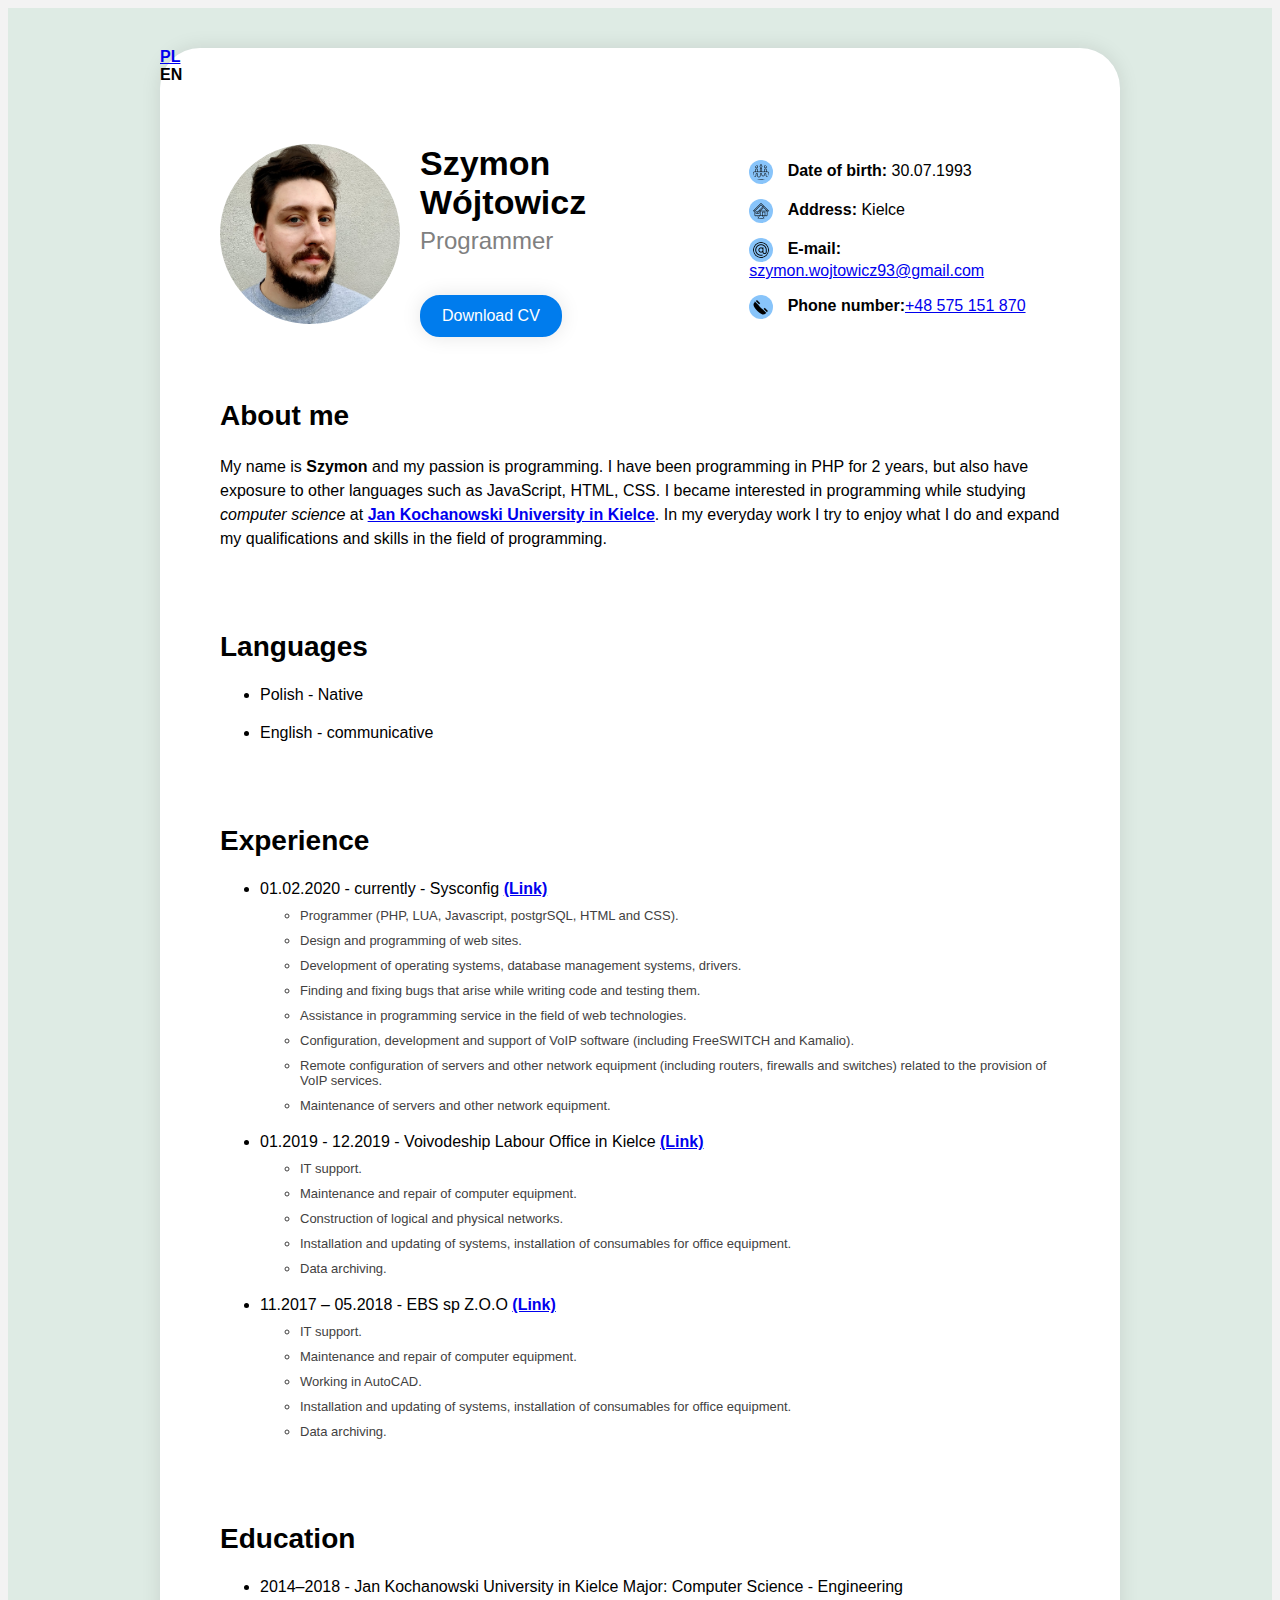
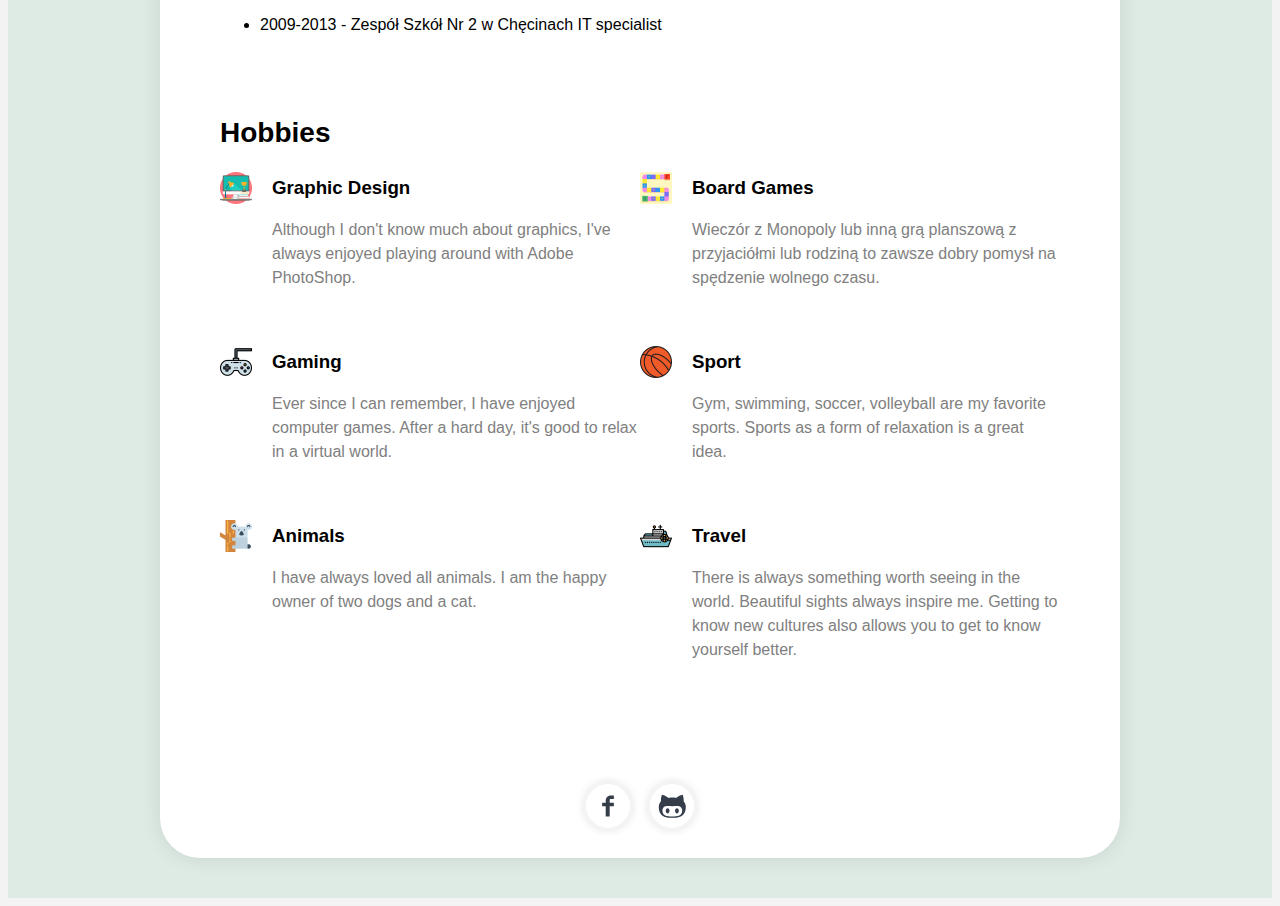
<file: index.html>
<!DOCTYPE html>
<html>
  <head>
    <title>Szymon Wójtowicz - Curriculum vitae</title>
    <link href="main.css" rel="stylesheet" />
    <link href="socialmedia.css" rel="stylesheet" />
  </head>
  <body>

    <div class="container">
		<div class="language_container">
		<div class="language"><a href="cv_pl.html"><b>PL</b></a> 
		</div>
		<div class="language_activ"> <b>EN</b> 
		</div>
	</div>
      <header>
        <img
          src="cv1.jpg"
          alt="Zdjęcie profilowe"
          class="circle profile-picture"
        />
        <div class="header-center-element">
          <h1>Szymon Wójtowicz</h1>
          <span class="big-font-size">Programmer</span>
          <div>
            <a class="download-cv-link" href="https://gofile.io/d/6QOKaU" target="_blank">Download CV</a>
          </div>
        </div>

        <address>
          <ul>
            <li class="address-line-item">              
			<img
                src="./img/cake.png"
                class="address-line-item-icon circle"
                aria-hidden="true"
              />
			<b>Date of birth:</b>
              30.07.1993
            </li>
            <li class="address-line-item">              
			<img
                src="./img/home.png"
                class="address-line-item-icon circle"
                aria-hidden="true"
              />
			<b>Address:</b>
              Kielce
            </li>
            <li class="address-line-item">              
			<img
                src="./img/email.png"
                class="address-line-item-icon circle"
                aria-hidden="true"
              />
			<b>E-mail:</b>
              <a href="mailto:szymon.wojtowicz93@gmail.com">szymon.wojtowicz93@gmail.com</a>
            </li>
			<li class="address-line-item">			<img
                src="./img/phone.png"
                class="address-line-item-icon circle"
                aria-hidden="true"
              />
			<b>Phone number:</b
              ><a href="phoneto:+48575151870">+48 575 151 870</a>
            </li>

          </ul>
        </address>
      </header>
      <main>
        <section>
          <h2>About me</h2>
          <p>
            My name is <b>Szymon</b> and my passion is programming.
            I have been programming in PHP for 2 years, but also have exposure to other languages such as JavaScript, HTML, CSS.
			I became interested in programming while studying <i>computer science</i> at <a href="https://ujk.edu.pl/"><b>Jan Kochanowski University in Kielce</b></a>.
            In my everyday work I try to enjoy what I do and expand my qualifications and skills in the field of programming.
          </p>
        </section>
        <section>
          <h2>Languages</h2>
          <ul>
            <li>Polish - Native</li>
            <li>English - communicative</li>
          </ul>
        </section>
        <section>
          <h2>Experience</h2>
          <ul>
            <li>
              01.02.2020 - currently - Sysconfig <a href="https://www.sysconfig.cloud/" target="_blank"><b>(Link)</b></a> 
			  <br/>
				<ul class="info_work">
					<li>
						Programmer (PHP, LUA, Javascript, postgrSQL, HTML and CSS).
					</li>
					<li>
						Design and programming of web sites.
					</li>
					<li>
						Development of operating systems, database management systems, drivers.
					</li>
					<li>
						Finding and fixing bugs that arise while writing code and testing them.
					</li>
					<li>
						Assistance in programming service in the field of web technologies.
					</li>
					<li>
						Configuration, development and support of VoIP software (including FreeSWITCH and Kamalio).
					</li>
					<li>
						Remote configuration of servers and other network equipment (including routers, firewalls and switches) related to the provision of VoIP services.
					</li>
					<li>
						Maintenance of servers and other network equipment.
					</li>
				</ul>	
            </li>
            <li>
				01.2019 - 12.2019 - Voivodeship Labour Office in Kielce  <a href="https://wupkielce.praca.gov.pl/" target="_blank"><b>(Link)</b></a> 
				<ul class="info_work">
					<li>
						IT support.
					</li>
					<li>
						Maintenance and repair of computer equipment.
					</li>
					<li>
						Construction of logical and physical networks.
					</li>
					<li>
						Installation and updating of systems, installation of consumables for office equipment.
					</li>
					<li>
						Data archiving.
					</li>
				</ul>
            </li>
            <li>
				11.2017 – 05.2018  - EBS sp Z.O.O <a href="https://ebs-kielce.pl/" target="_blank"><b>(Link)</b></a> 
				<ul class="info_work">
					<li>
						IT support.
					</li>
					<li>
						Maintenance and repair of computer equipment.
					</li>
					<li>
						Working in AutoCAD.
					</li>
					<li>
						Installation and updating of systems, installation of consumables for office equipment.
					</li>
					<li>
						Data archiving.
					</li>
				</ul>
            </li>			
          </ul>
        </section>
        <section>
          <h2>Education</h2>
          <ul>
            <li>
				2014–2018 - Jan Kochanowski University in Kielce
				Major: Computer Science - Engineering
            </li>
            <li>
				2009-2013 - Zespół Szkół Nr 2 w Chęcinach
				IT specialist
            </li>
          </ul>
        </section>
        <section>
          <h2>Hobbies</h2>
         <ul class="hobbies">
            <li class="hobby">
              <img src="./img/graphic.png" aria-hidden="true" />
              <div>
                <h3>Graphic Design</h3>
                <p>
                  Although I don't know much about graphics, I've always enjoyed playing around with Adobe PhotoShop.
                </p>
              </div>
            </li>
            <li class="hobby">
              <img src="./img/boardgame.png" aria-hidden="true" />
              <div>
                <h3>Board Games</h3>
                <p> 
				Wieczór z Monopoly lub inną grą planszową z przyjaciółmi lub rodziną to zawsze dobry pomysł na spędzenie wolnego czasu.
                </p>
              </div>
            </li>
            <li class="hobby">
              <img src="./img/games.png" aria-hidden="true" />
              <div>
                <h3>Gaming</h3>
                <p>
                  Ever since I can remember, I have enjoyed computer games.
				  After a hard day, it's good to relax in a virtual world.
                </p>
              </div>
            </li>
            <li class="hobby">
              <img src="./img/sport.png" aria-hidden="true" />
              <div>
                <h3>Sport</h3>
                <p>
                  Gym, swimming, soccer, volleyball are my favorite sports.
				  Sports as a form of relaxation is a great idea.
                </p>
              </div>
            </li>
            <li class="hobby">
              <img src="./img/animal.png" aria-hidden="true" />
              <div>
                <h3>Animals</h3>
                <p>
				  I have always loved all animals.
                  I am the happy owner of two dogs and a cat.
                </p>
              </div>
            </li>
            <li class="hobby">
              <img src="./img/travel.png" aria-hidden="true" />
              <div>
                <h3>Travel</h3>
                <p>
                  There is always something worth seeing in the world.
				  Beautiful sights always inspire me. Getting to know new cultures also allows you to get to know yourself better.
                </p>
              </div>
            </li>
          </ul>
        </section>
		<section>
			<div class = "footer_socials">
				<svg class="svg--source" width="0" height="0" aria-hidden="true">
				  <symbol id="svg--facebook" viewbox="0 -7 16 30">
					<path d="M12 3.303h-2.285c-0.27 0-0.572 0.355-0.572 0.831v1.65h2.857v2.352h-2.857v7.064h-2.698v-7.063h-2.446v-2.353h2.446v-1.384c0-1.985 1.378-3.6 3.269-3.6h2.286v2.503z" />
				  </symbol>

				  <symbol id="svg--github" viewbox="-30 -30 150 150">
					<path d="M61.896,52.548c-3.59,0-6.502,4.026-6.502,8.996c0,4.971,2.912,8.999,6.502,8.999
					c3.588,0,6.498-4.028,6.498-8.999C68.395,56.574,65.484,52.548,61.896,52.548z M84.527,29.132c0.74-1.826,0.777-12.201-3.17-22.132
					c0,0-9.057,0.993-22.76,10.396c-2.872-0.793-7.736-1.19-12.597-1.19s-9.723,0.396-12.598,1.189C19.699,7.993,10.645,7,10.645,7
					c-3.948,9.931-3.913,20.306-3.172,22.132C2.834,34.169,0,40.218,0,48.483c0,35.932,29.809,36.508,37.334,36.508
					c1.703,0,5.088,0.004,8.666,0.009c3.578-0.005,6.965-0.009,8.666-0.009C62.191,84.991,92,84.415,92,48.483
					C92,40.218,89.166,34.169,84.527,29.132z M46.141,80.574H45.86c-18.859,0-33.545-2.252-33.545-20.58
					c0-4.389,1.549-8.465,5.229-11.847c6.141-5.636,16.527-2.651,28.316-2.651c0.045,0,0.093-0.001,0.141-0.003
					c0.049,0.002,0.096,0.003,0.141,0.003c11.789,0,22.178-2.984,28.316,2.651c3.68,3.382,5.229,7.458,5.229,11.847
					C79.686,78.322,65,80.574,46.141,80.574z M30.104,52.548c-3.588,0-6.498,4.026-6.498,8.996c0,4.971,2.91,8.999,6.498,8.999
					c3.592,0,6.502-4.028,6.502-8.999C36.605,56.574,33.695,52.548,30.104,52.548z" />
				  </symbol>

				</svg>

				<div class="wrapper">
				  <a href="https://www.facebook.com/swojtowicz33" rel="author" class="share facebook" target="_blank">
					<svg role="presentation" class="svg--icon">
					  <use xlink:href="#svg--facebook" />
					  <span class="clip">FACEBOOK</span>
					</svg>
				  </a>

				  <a href="https://github.com/SWojtowicz93" class="share github" target="_blank">
					<svg role="presentation" class="svg--icon">
					  <use xlink:href="#svg--github" />
					  <span class="clip">GITHUB</span>
					</svg>
				  </a>
				 </div>
			</div>
		</section>
      </main>
    </div>
  </body>
</html>
</file>
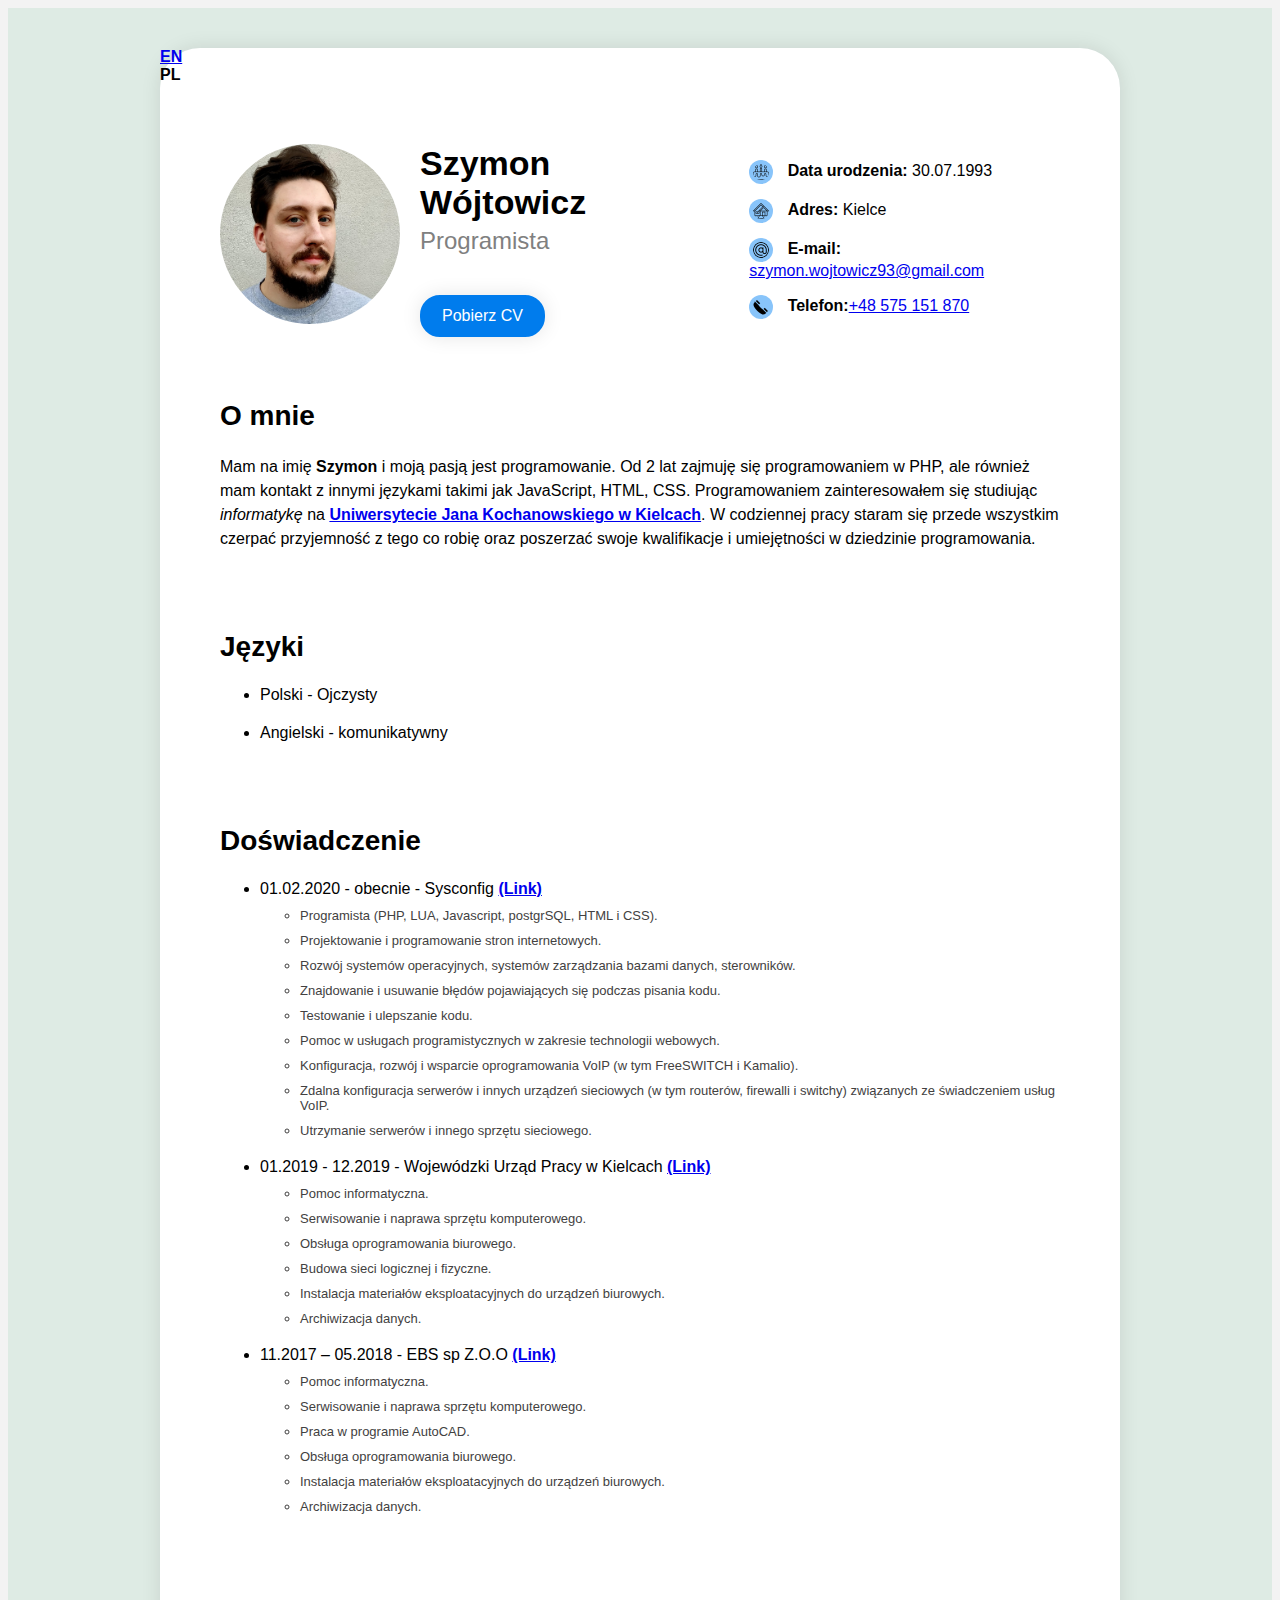
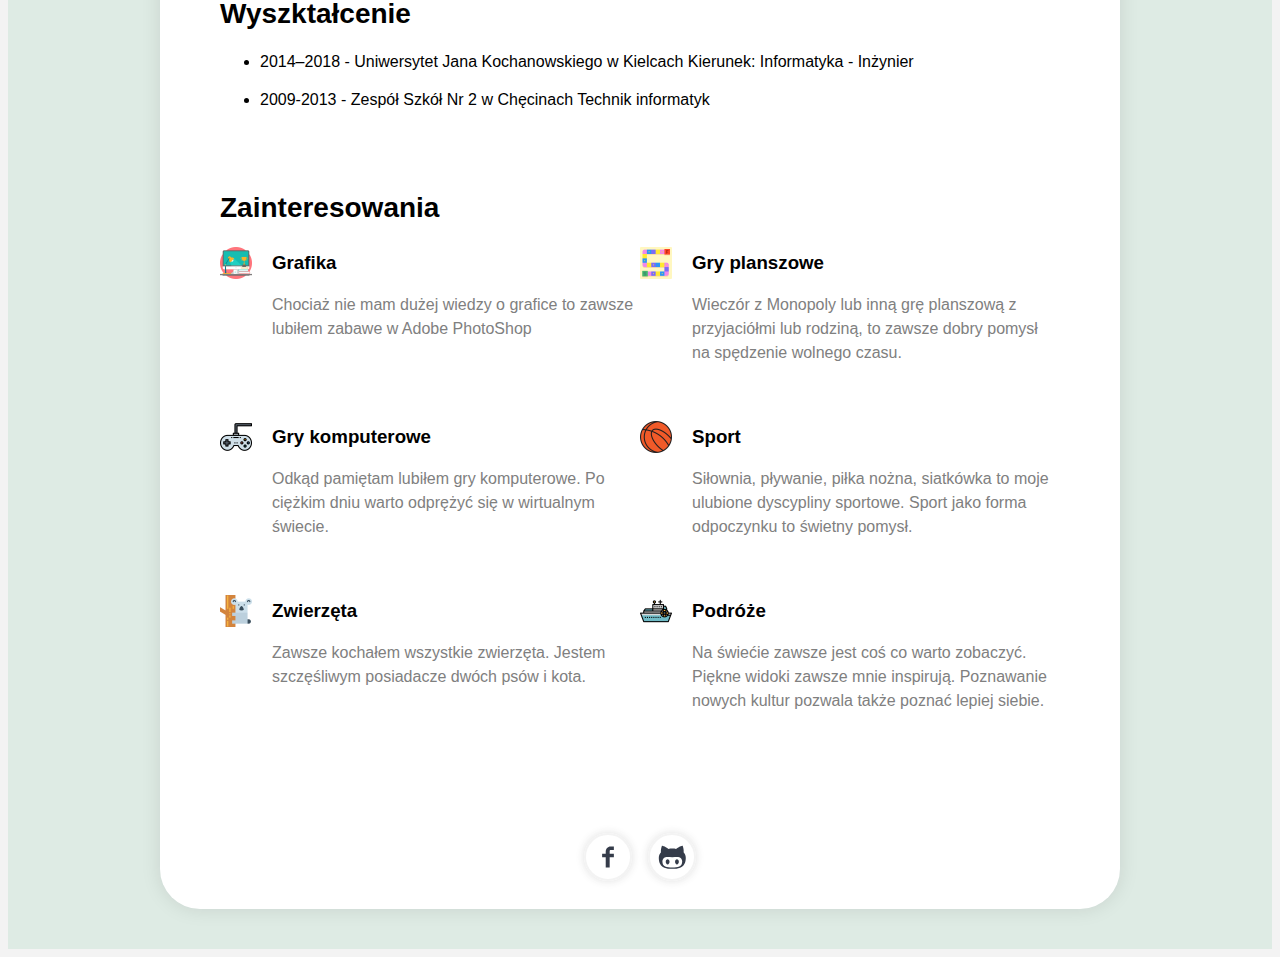
<file: cv_pl.html>
<!DOCTYPE html>
<html>
  <head>
    <title>Szymon Wójtowicz - Curriculum vitae</title>
    <link href="main.css" rel="stylesheet" />
    <link href="socialmedia.css" rel="stylesheet" />
  </head>
  <body>
    <div class="container">		
		<div class="language_container">
			<div class="language"><a href="index.html"><b>EN</b></a> 
			</div>
			<div class="language_activ"> <b>PL</b>
			</div>
		</div>
      <header>
        <img
          src="cv1.jpg"
          alt="Zdjęcie profilowe"
          class="circle profile-picture"
        />
        <div class="header-center-element">
          <h1>Szymon Wójtowicz</h1>
          <span class="big-font-size">Programista</span>
          <div>
            <a class="download-cv-link" href="https://gofile.io/d/6QOKaU" target="_blank">Pobierz CV</a>
          </div>
        </div>

        <address>
          <ul>
            <li class="address-line-item">              
			<img
                src="./img/cake.png"
                class="address-line-item-icon circle"
                aria-hidden="true"
              />
			<b>Data urodzenia:</b>
              30.07.1993
            </li>
            <li class="address-line-item">              
			<img
                src="./img/home.png"
                class="address-line-item-icon circle"
                aria-hidden="true"
              />
			<b>Adres:</b>
              Kielce
            </li>
            <li class="address-line-item">              
			<img
                src="./img/email.png"
                class="address-line-item-icon circle"
                aria-hidden="true"
              />
			<b>E-mail:</b>
              <a href="mailto:szymon.wojtowicz93@gmail.com">szymon.wojtowicz93@gmail.com</a>
            </li>
			<li class="address-line-item">			<img
                src="./img/phone.png"
                class="address-line-item-icon circle"
                aria-hidden="true"
              />
			<b>Telefon:</b
              ><a href="phoneto:+48575151870">+48 575 151 870</a>
            </li>

          </ul>
        </address>
      </header>
      <main>
        <section>
          <h2>O mnie</h2>
          <p>
            Mam na imię <b>Szymon</b> i moją pasją jest programowanie.
            Od 2 lat zajmuję się programowaniem w PHP, ale również mam kontakt z innymi językami takimi jak JavaScript, HTML, CSS.
			Programowaniem zainteresowałem się studiując <i>informatykę</i> na <a href="https://ujk.edu.pl/"><b>Uniwersytecie Jana Kochanowskiego w Kielcach</b></a>.
            W codziennej pracy staram się przede wszystkim czerpać przyjemność z tego co robię oraz  poszerzać swoje kwalifikacje i umiejętności w dziedzinie programowania.
          </p>
        </section>
        <section>
          <h2>Języki</h2>
          <ul>
            <li>Polski - Ojczysty</li>
            <li>Angielski - komunikatywny</li>
          </ul>
        </section>
        <section>
          <h2>Doświadczenie</h2>
          <ul>
            <li>
              01.02.2020 - obecnie - Sysconfig <a href="https://www.sysconfig.cloud/" target="_blank"><b>(Link)</b></a>
			  <br/>
				<ul class="info_work">
					<li>
						Programista (PHP, LUA, Javascript, postgrSQL, HTML i CSS).
					</li>
					<li>
						Projektowanie i programowanie stron internetowych.
					</li>
					<li>
						Rozwój systemów operacyjnych, systemów zarządzania bazami danych, sterowników.
					</li>
					<li>
						Znajdowanie i usuwanie błędów pojawiających się podczas pisania kodu.
					</li>
					<li>
						Testowanie i ulepszanie kodu.
					</li>
					<li>
						Pomoc w usługach programistycznych w zakresie technologii webowych.
					</li>
					<li>
						Konfiguracja, rozwój i wsparcie oprogramowania VoIP (w tym FreeSWITCH i Kamalio).
					</li>
					<li>
						Zdalna konfiguracja serwerów i innych urządzeń sieciowych (w tym routerów, firewalli i switchy) związanych ze świadczeniem usług VoIP.
					</li>
					<li>
						Utrzymanie serwerów i innego sprzętu sieciowego.
					</li>
				</ul>	
            </li>
            <li>
				01.2019 - 12.2019 - Wojewódzki Urząd Pracy w Kielcach  <a href="https://wupkielce.praca.gov.pl/" target="_blank"><b>(Link)</b></a> 
				<ul class="info_work">
					<li>
						Pomoc informatyczna.
					</li>
					<li>
						Serwisowanie i naprawa sprzętu komputerowego.
					</li>
					<li>
						Obsługa oprogramowania biurowego.
					</li>
					<li>
						Budowa sieci logicznej i fizyczne.
					</li>
					<li>
						Instalacja materiałów eksploatacyjnych do urządzeń biurowych.
					</li>
					<li>
						Archiwizacja danych.
					</li>
				</ul>
            </li>
            <li>
				11.2017 – 05.2018  - EBS sp Z.O.O  <a href="https://ebs-kielce.pl/" target="_blank"><b>(Link)</b></a>
				<ul class="info_work">
					<li>
						Pomoc informatyczna.
					</li>
					<li>
						Serwisowanie i naprawa sprzętu komputerowego.
					</li>
					<li>
						Praca w programie AutoCAD.
					</li>
					<li>
						Obsługa oprogramowania biurowego.
					</li>
					<li>
						Instalacja materiałów eksploatacyjnych do urządzeń biurowych.
					</li>
					<li>
						Archiwizacja danych.
					</li>
				</ul>
            </li>			
          </ul>
        </section>
        <section>
          <h2>Wyszktałcenie</h2>
          <ul>
            <li>
				2014–2018 - Uniwersytet Jana Kochanowskiego w Kielcach
				Kierunek: Informatyka - Inżynier

            </li>
            <li>
				2009-2013 - Zespół Szkół Nr 2 w Chęcinach
				Technik informatyk

            </li>
          </ul>
        </section>
        <section>
          <h2>Zainteresowania</h2>
         <ul class="hobbies">
            <li class="hobby">
              <img src="./img/graphic.png" aria-hidden="true" />
              <div>
                <h3>Grafika</h3>
                <p>
                  Chociaż nie mam dużej wiedzy o grafice to zawsze lubiłem zabawe w Adobe PhotoShop
                </p>
              </div>
            </li>
            <li class="hobby">
              <img src="./img/boardgame.png" aria-hidden="true" />
              <div>
                <h3>Gry planszowe</h3>
                <p>
                  Wieczór z Monopoly lub inną grę planszową z przyjaciółmi lub rodziną, to zawsze dobry pomysł na spędzenie wolnego czasu.
                </p>
              </div>
            </li>
            <li class="hobby">
              <img src="./img/games.png" aria-hidden="true" />
              <div>
                <h3>Gry komputerowe</h3>
                <p>
                  Odkąd pamiętam lubiłem gry komputerowe.
				  Po ciężkim dniu warto odprężyć się w wirtualnym świecie.
                </p>
              </div>
            </li>
            <li class="hobby">
              <img src="./img/sport.png" aria-hidden="true" />
              <div>
                <h3>Sport</h3>
                <p>
                  Siłownia, pływanie, piłka nożna, siatkówka to moje ulubione dyscypliny sportowe.
				  Sport jako forma odpoczynku to świetny pomysł.
                </p>
              </div>
            </li>
            <li class="hobby">
              <img src="./img/animal.png" aria-hidden="true" />
              <div>
                <h3>Zwierzęta</h3>
                <p>
				  Zawsze kochałem wszystkie zwierzęta.
                  Jestem szczęśliwym posiadacze dwóch psów i kota.
                </p>
              </div>
            </li>
            <li class="hobby">
              <img src="./img/travel.png" aria-hidden="true" />
              <div>
                <h3>Podróże</h3>
                <p>
                  Na świećie zawsze jest coś co warto zobaczyć.
				  Piękne widoki zawsze mnie inspirują. Poznawanie nowych kultur pozwala także poznać lepiej siebie.
                </p>
              </div>
            </li>
          </ul>
        </section>
		<section>
			<div class = "footer_socials">
				<svg class="svg--source" width="0" height="0" aria-hidden="true">
				  <symbol id="svg--facebook" viewbox="0 -7 16 30">
					<path d="M12 3.303h-2.285c-0.27 0-0.572 0.355-0.572 0.831v1.65h2.857v2.352h-2.857v7.064h-2.698v-7.063h-2.446v-2.353h2.446v-1.384c0-1.985 1.378-3.6 3.269-3.6h2.286v2.503z" />
				  </symbol>

				  <symbol id="svg--github" viewbox="-30 -30 150 150">
					<path d="M61.896,52.548c-3.59,0-6.502,4.026-6.502,8.996c0,4.971,2.912,8.999,6.502,8.999
					c3.588,0,6.498-4.028,6.498-8.999C68.395,56.574,65.484,52.548,61.896,52.548z M84.527,29.132c0.74-1.826,0.777-12.201-3.17-22.132
					c0,0-9.057,0.993-22.76,10.396c-2.872-0.793-7.736-1.19-12.597-1.19s-9.723,0.396-12.598,1.189C19.699,7.993,10.645,7,10.645,7
					c-3.948,9.931-3.913,20.306-3.172,22.132C2.834,34.169,0,40.218,0,48.483c0,35.932,29.809,36.508,37.334,36.508
					c1.703,0,5.088,0.004,8.666,0.009c3.578-0.005,6.965-0.009,8.666-0.009C62.191,84.991,92,84.415,92,48.483
					C92,40.218,89.166,34.169,84.527,29.132z M46.141,80.574H45.86c-18.859,0-33.545-2.252-33.545-20.58
					c0-4.389,1.549-8.465,5.229-11.847c6.141-5.636,16.527-2.651,28.316-2.651c0.045,0,0.093-0.001,0.141-0.003
					c0.049,0.002,0.096,0.003,0.141,0.003c11.789,0,22.178-2.984,28.316,2.651c3.68,3.382,5.229,7.458,5.229,11.847
					C79.686,78.322,65,80.574,46.141,80.574z M30.104,52.548c-3.588,0-6.498,4.026-6.498,8.996c0,4.971,2.91,8.999,6.498,8.999
					c3.592,0,6.502-4.028,6.502-8.999C36.605,56.574,33.695,52.548,30.104,52.548z" />
				  </symbol>

				</svg>

				<div class="wrapper">
				  <a href="https://www.facebook.com/swojtowicz33" rel="author" class="share facebook" target="_blank">
					<svg role="presentation" class="svg--icon">
					  <use xlink:href="#svg--facebook" />
					  <span class="clip">FACEBOOK</span>
					</svg>
				  </a>

				  <a href="https://github.com/SWojtowicz93" class="share github" target="_blank">
					<svg role="presentation" class="svg--icon">
					  <use xlink:href="#svg--github" />
					  <span class="clip">GITHUB</span>
					</svg>
				  </a>
				 </div>
			</div>
		</section>
      </main>
    </div>
  </body>
</html>
</file>
<file: main.css>
body {
    font-family: Arial;
    color: black;
    background-color: #deebe4;
    padding: 40px 0;
}

section,
header {
    padding: 20px 60px;
}

p {
    line-height: 1.5;
}

header {
    padding-top: 60px;
    display: flex;
}


h1 {
    font-size: 34px;
    margin-top: 0;
    margin-bottom: 5px;
}

h2 {
    font-size: 28px;
    color: black;
}

span {
    color: grey;
}


ul li {
    margin-bottom: 20px;
}
.info_work li
{
	margin-top: 10px;
    margin-bottom: 10px;
    font-size: 13px;
    color: #424141;
}
.container {
    box-shadow: 0px 0px 20px rgba(0, 0, 0, 0.1);
    margin: 0 auto;
    width: 960px;
    background-color: white;

    border-radius: 40px;
}

.profile-picture {
    width: 180px;
    height: 180px;
}

.header-center-element {
    flex-grow: 1;
    margin-left: 20px;
}

.download-cv-link {
    border: 2px solid #007ced;
    background-color: #007ced;
    color: white;
    text-decoration: none;
    padding: 10px 20px;
    margin-top: 40px;
    border-radius: 20px;
    display: inline-block;
    box-shadow: 0px 0px 20px rgba(0, 0, 0, 0.1);
}

.download-cv-link:visited {
    border: 2px solid #007ced;
}

.download-cv-link:focus {
    border: 2px solid #007ced;
    background-color: #06559d;
    color: white;
}

.download-cv-link:active {
    text-decoration: underline;
}

.download-cv-link:hover {
    border: 2px solid #007ced;
    background-color: #06559d;
    color: white;
}

.download-cv-link {
    transition: background-color 0.5s;
}

header address ul {
    font-style: normal;
    list-style: none;
}

.address-line-item {
    font-size: 16px;
    margin-bottom: 15px;
}

.address-line-item-icon {
    width: 24px;
    height: 24px;
    background-color: #1e8ff587;
    margin-right: 10px;
    padding: 4px;
    vertical-align: middle;
}
.address-line-item-icon {
    border-radius: 16px;
}

.circle {
    border-radius: 50%;
}

.big-font-size {
    font-size: 24px;
}

.hobbies {
    padding: 0;
    list-style: none;
    display: flex;
    flex-wrap: wrap;
}

.hobby {
    flex-basis: 50%;
    display: flex;
    align-items: flex-start;
    margin-bottom: 40px;
}

.hobby h3 {
    margin-top: 5px;
}

.hobby p {
    color: grey;
    line-height: 1.5;
}

.hobby div {
    margin-left: 20px;
}
.hobby img {
	height: 32px;
	width: 32px;
	
}
</file>
<file: socialmedia.css>
html {
    box-sizing: border-box;
    background: #f3f3f3;
  }
  
  *,
  *:after,
  *:before {
    box-sizing: inherit;
  }
  
  .clip {
    border: 0;
    clip: rect(0 0 0 0);
    height: 1px;
    margin: -1px;
    overflow: hidden;
    padding: 0;
    position: absolute;
    width: 1px;
  }
  
  .svg--source {
    display: none;
  }
  
  .svg--icon {
    width: 100%;
    max-width: 5rem;
    height: 100%;
    max-height: 5rem;
    display: block;
    margin: 0 auto;
    fill: currentColor;
  }
  
  .wrapper {
    width: 100%;
    height: 100%;
    display: flex;
    flex-wrap: wrap;
    align-items: center;
    justify-content: center;
  }
  
  .share {
    width: 3rem;
    height: 3rem;
    float: left;
    margin: 0.5rem 1rem 0.5rem 0;
    color: #353c4a;
    border: 0.125rem solid #f3f3f3;
    box-shadow: 0 0 8px 0 rgba(50, 50, 50, 0.15);
    border-radius: 50%;
    transition: 250ms;
  }
  .share:last-child {
    margin-right: 0;
  }
  .share:focus {
    outline-color: inherit;
  }
  
  .twitter:hover, .twitter:focus {
    color: #00aced;
    box-shadow: 0 0 24px 0 #00aced;
  }
  
  .github:hover, .github:focus {
    color: #4183c4;
    box-shadow: 0 0 24px 0 #4183c4;
  }
  
  .pinterest:hover, .pinterest:focus {
    color: #bd081c;
    box-shadow: 0 0 24px 0 #bd081c;
  }
  
  .youtube:hover, .youtube:focus {
    color: #cd201f;
    box-shadow: 0 0 24px 0 #cd201f;
  }
  
  .facebook:hover, .facebook:focus {
    color: #3b5998;
    box-shadow: 0 0 24px 0 #3b5998;
  }
  
  .google:hover, .google:focus {
    color: #dd4b39;
    box-shadow: 0 0 24px 0 #dd4b39;
  }
</file>
